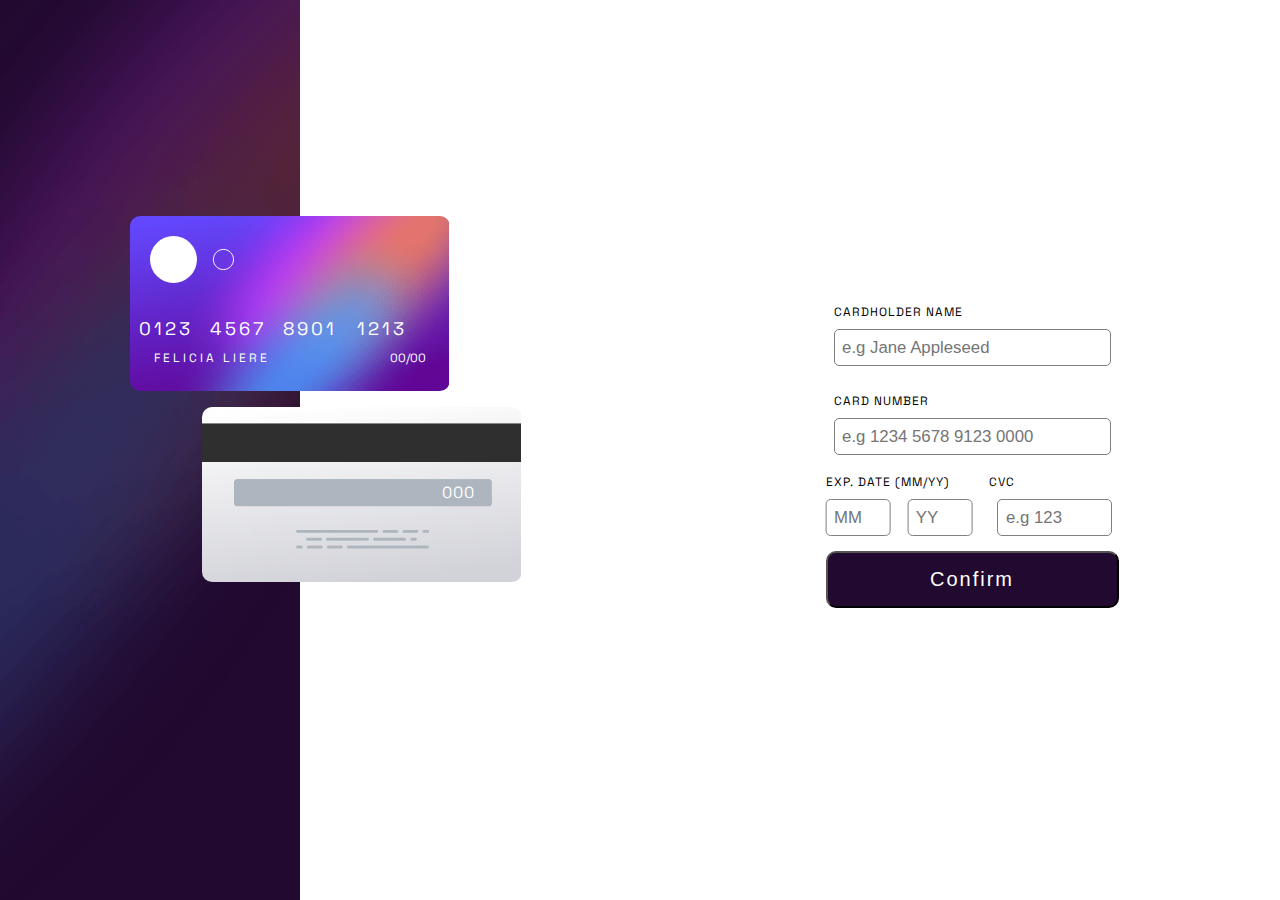
<file: index.html>
<!DOCTYPE html>
<html lang="en">
  <head>
    <meta charset="UTF-8" />
    <meta name="viewport" content="width=device-width, initial-scale=1.0" />
    <!-- displays site properly based on user's device -->

    <link
      rel="icon"
      type="image/png"
      sizes="32x32"
      href="./images/favicon-32x32.png"
    />

    <title>Frontend Mentor | Interactive card details form</title>

    <link rel="stylesheet" href="style.css" />
  </head>
  <body>
    <div class="app">
      <div class="col col-one">
        <div class="card-container">
          <div class="card card-front">
            <div class="card-content">
              <img class="logo" src="./images/card-logo.svg" alt="img" />
              <div class="card-info-row">
                <div class="card-number">
                  <div class="number-group group-1">
                    <p class="num num1">0123</p>
                  </div>
                  <div class="number-group group-2">
                    <p class="num num2">4567</p>
                  </div>
                  <div class="number-group group-3">
                    <p class="num num3">8901</p>
                  </div>
                  <div class="number-group group-4">
                    <p class="num num4">1213</p>
                  </div>
                </div>
                <div class="info-row">
                  <div class="name-div">
                    <p class="cardholder_name">Felicia Liere</p>
                  </div>
                  <div class="date-div">
                    <p>
                      <span class="month">00</span>/<span class="year">00</span>
                    </p>
                  </div>
                </div>
              </div>
            </div>
          </div>
          <div class="card card-back">
            <p class="cvc">000</p>
          </div>
        </div>
        <div class="col-overlay"></div>
      </div>
      <div class="col col-two">
        <form class="form-container">
          <div class="form-div">
            <label class="label" for="cardholder">Cardholder Name</label>
            <input
              type="text"
              name="cardholder"
              id="cardholder"
              autocomplete="off"
              placeholder="e.g Jane Appleseed"
              class="form-control"
            />
            <h5 class="error cardholder-error" data-error="cardholder"></h5>
          </div>
          <div class="form-div">
            <label class="label" for="cardnumber">Card Number</label>
            <input
              type="text"
              name="cardnumber"
              id="cardnumber"
              autocomplete="off"
              placeholder="e.g 1234 5678 9123 0000"
              class="form-control"
            />
            <h5 class="error cardnumber-error" data-error="cardholder"></h5>
          </div>

          <!--date-row-->
          <div class="date-row">
            <div class="date-div">
              <label class="label" for="date">Exp. Date (MM/YY)</label>
              <div class="row">
                <div>
                  <input
                    type="text"
                    class="date-form"
                    name="month"
                    autocomplete="off"
                    placeholder="MM"
                  />
                  <h5 class="error month-error" data-error></h5>
                </div>
                <div>
                  <input
                    type="text"
                    class="date-form"
                    name="year"
                    autocomplete="off"
                    placeholder="YY"
                  />
                  <h5 class="error year-error" data-error></h5>
                </div>
              </div>
            </div>
            <div class="cvc-div">
              <div class="cvc-form-div">
                <label class="label" for="cvc">CVC</label>
                <br />
                <input
                  type="text"
                  name="cvc"
                  autocomplete="off"
                  placeholder="e.g 123"
                  class="cvc-control"
                />
                <h5 class="error cvc-error" data-error></h5>
              </div>
            </div>
          </div>
          <button type="submit" class="confirm-btn">Confirm</button>
        </form>
        <div class="thank-you-modal">
          <div class="thank-you-check">
            <img src="./images/icon-complete.svg" alt="icon" />
            <h1>THANK YOU</h1>
            <h5>We've added your card details</h5>
            <button class="btn contine-btn">Continue</button>
          </div>
        </div>
      </div>
    </div>
    <!-- <div class="attribution">
      Challenge by
      <a href="https://www.frontendmentor.io?ref=challenge" target="_blank"
        >Frontend Mentor</a
      >. Coded by <a href="#">Your Name Here</a>.
    </div> -->

    <script>
      let thankyouModal = document.querySelector(".thank-you-modal");
      thankyouModal.style.display = "none";

      let cvcEl = document.querySelector(".cvc");
      let cardholderEl = document.querySelector(".cardholder_name");
      let monthEl = document.querySelector(".month");
      let yearEl = document.querySelector(".year");
      let numsEl = document.querySelectorAll(".num");
      let userInfo = {
        cardholder: "",
        cardnumber: "",
        month: "",
        year: "",
        cvc: "",
      };
      let hasError = {
        ch: true,
        cc: true,
        month: true,
        year: true,
        cvc: true,
      };

      var errors = document.querySelectorAll(".error");
      let validLetters = [];

      document.querySelector("input[name='cardholder']").oninput = (e) => {
        // cardholderEl.innerHTML = e.target.value;
        // console.log(String.fromCharCode(65));
        // console.log(String.fromCharCode(90));
        let counter = 0;

        for (let i in e.target.value.split("")) {
          let isWhiteSpace = false;
          if (e.target.value[i] == " ") {
            isWhiteSpace = true;
            console.log("White space!!");
            counter++;
            if (counter > 1) {
              console.log("space error!");
              document.querySelector(
                ".cardholder-error"
              ).innerHTML = `Warning format, invalid name format`;
              e.target.style.border = "2px solid red";
              hasError.ch = true;
              return;
            }
          }
          if (!isWhiteSpace) {
            console.log(
              "enter check",
              e.target.value.split("")[i]?.toUpperCase().charCodeAt(0)
            );

            if (
              e.target.value.split("")[i]?.toUpperCase().charCodeAt(0) < 65 ||
              e.target.value.split("")[i]?.toUpperCase().charCodeAt(0) > 91
            ) {
              console.log("invalid char!");
              document.querySelector(
                ".cardholder-error"
              ).innerHTML = `Warning format, letters only`;
              e.target.style.border = "2px solid red";
              hasError.ch = true;

              return;
            }
          }
        }
        {
          console.log("huh?");
          document.querySelector(".cardholder-error").innerHTML = ``;
          e.target.style.border = "1px solid lightgray";
          cardholderEl.innerHTML = e.target.value;
          userInfo.cardholder = e.target.value;
          hasError.ch = false;
        }
      };

      document.querySelector("input[name='cardnumber']").oninput = (e) => {
        for (let i in e.target.value.split("")) {
          if (isNaN(e.target.value.split("")[i])) {
            console.log("invalid number!");
            document.querySelector(
              ".cardnumber-error"
            ).innerHTML = `Warning format, numbers only`;
            e.target.style.border = "1px solid red";
            hasError.cc = true;

            return;
          }
          let ccNum = e.target.value;
          let counter = 0;
          let numsBox = 0;
          let numHTML = "";
          console.log(ccNum);
          if (ccNum.length > 16) {
            document.querySelector(
              ".cardnumber-error"
            ).innerHTML = `Warning format, invalid length`;
            e.target.style.border = "1px solid red";
            hasError.cc = true;

            return;
          }

          for (let i = 0; i < ccNum.length; i++) {
            numHTML += ccNum[i];
            numsEl[numsBox].innerHTML = numHTML;

            counter++;
            if (counter === 4) {
              numsEl[numsBox].innerHTML = numHTML;
              numHTML = "";
              counter = 0;
              numsBox++;
            }
          }
        }
        document.querySelector(".cardnumber-error").innerHTML = ``;
        e.target.style.border = "1px solid lightgray";
        hasError.cc = false;
        userInfo.cardnumber = e.target.value;

        // cardnumberEl.innerHTML
      };

      document.querySelector("input[name='cvc']").oninput = (e) => {
        if (isNaN(e.data)) {
          console.log("invalid number!");
          e.target.style.border = "1px solid red";
          hasError.cvc = true;

          document.querySelector(
            ".cvc-error"
          ).innerHTML = `Warning format, numbers only`;
          return;
        }

        if (e.target.value.length > 3) {
          e.target.style.border = "1px solid red";
          document.querySelector(
            ".cvc-error"
          ).innerHTML = `Warning format, numbers only`;
          hasError.cvc = true;

          return;
        }
        console.log("enter a cvc!");
        e.target.style.border = "1px solid lightgray";
        document.querySelector(".cvc-error").innerHTML = ``;
        hasError.cvc = false;

        cvcEl.innerHTML = e.target.value;
        userInfo.cvc = e.target.value;
      };

      document.querySelector("input[name='month']").oninput = (e) => {
        if (isNaN(e.data)) {
          console.log("invalid number!");
          document.querySelector(
            ".month-error"
          ).innerHTML = `Warning format, numbers only`;
          e.target.style.border = "1px solid red";
          hasError.month = true;

          return;
        }
        if (parseInt(e.target.value) > 12) {
          document.querySelector(
            ".month-error"
          ).innerHTML = `Warning format, invalid month`;
          e.target.style.border = "1px solid red";
          hasError = true;

          return;
        }
        console.log("enter a month!");
        document.querySelector(".month-error").innerHTML = ``;
        e.target.style.border = "1px solid lightgray";
        hasError.month = false;
        monthEl.innerHTML = e.target.value;
        userInfo.month = e.target.value;
      };

      document.querySelector("input[name='year']").oninput = (e) => {
        if (isNaN(e.data)) {
          console.log("invalid number!");
          document.querySelector(
            ".year-error"
          ).innerHTML = `Warning format, numbers only`;
        }

        if (parseInt(e.target.value) < 22 || parseInt(e.target.value) > 100) {
          document.querySelector(
            ".year-error"
          ).innerHTML = `Warning format, invalid exp date`;
          hasError.year = true;

          return;
        }
        console.log("enter a year!");
        document.querySelector(".year-error").innerHTML = ``;

        e.target.style.border = "1px solid lightgray";
        hasError.year = false;

        yearEl.innerHTML = e.target.value;
        userInfo.year = e.target.value;
      };

      document.querySelector("form").onsubmit = (e) => {
        console.log("excuse u?", userInfo);
        e.preventDefault();
        for (let i in userInfo) {
          if (userInfo[i] == "") {
            console.log("invalid user info!!", userInfo[i]);
            return;
          }
        }
        for (let j in hasError) {
          if (hasError[j] == true) {
            console.log("you have an error");
            return;
          }
        }
        // if (hasError) {
        //   console.log("error somewhere with your input :(");
        //   return;
        // }
        console.log("looks good");
        alert("Congrats, your CC info has been successfully stored! 🎉");
      };
    </script>
  </body>
</html>
</file>
<file: style.css>
@import url("https://fonts.googleapis.com/css2?family=Space+Grotesk:wght@500&display=swap");

* {
  margin: 0;
  padding: 0;
  box-sizing: border-box;
}

input {
  outline: none;
}

.app {
  height: 100vh;
  min-height: 800px;
  width: 100vw;
  display: flex;
  font-family: "Space Grotesk", sans-serif;
}

.col {
  width: 50%;
  height: 100%;
  /* border: 2px solid black; */
}

.error {
  color: red;
}

.col-one,
.col-two {
  display: flex;
  align-items: center;
  justify-content: center;
  position: relative;
}

.col-overlay {
  position: absolute;
  top: 0;
  left: 0;
  height: 100%;
  width: 30%;
  min-width: 300px;
  background-image: url("./images/bg-main-desktop.png");
  background-size: cover;
  z-index: -1;
}

.card-container {
  min-height: 500px;
}

.card-back {
  position: relative;
}

.cvc {
  position: absolute;
  top: 43%;
  left: 75%;
  color: white;
  letter-spacing: 1px;
}

.card-container,
.form-container {
  /* height: 300px; */
  width: clamp(300px, 325px, 95%);
  /* border: 2px solid black; */
  margin-left: 1.5rem;
}

.form-container {
  padding: 1em;
}

.card-container {
  /* height: 300px; */
}

.card {
  height: 175px;
  width: clamp(70%, 320px, 405px);
  /* border: 3px solid black; */
  margin: 1rem 0;
  /* box-shadow: 2px 2px 7px gray; */
  position: relative;
}

.card-front {
  transform: translateX(-2.5rem);
  background-image: url("./images/bg-card-front.png");
  background-size: contain;
  background-repeat: no-repeat;
  border-radius: 10px;
  /* box-shadow: 5px 1px 15px lightgray; */
}

.card-content {
  position: absolute;
  top: 0;
  left: 0;
  height: 100%;
  width: 100%;
  /* padding: 1em; */
  color: white;
}

.logo {
  padding: 1.25em;
}

.card-info-row {
  height: 45%;
  width: 100%;
  position: absolute;
  bottom: 0;
  /* border: 2px solid blue; */
  /* padding: 0.35em; */
}

.card-number,
.number-group {
  display: flex;
}

.card-number {
  justify-content: flex-start;
  align-items: flex-start;
  width: 90%;
}

.number-group {
  flex: 1;
  /* border: 2px solid red; */
  /* text-align: center; */
}

.num {
  /* text-align: center; */
  width: 100%;
  color: white;
  letter-spacing: 3px;
  font-size: 1.15em;
  padding: 0.25em;
}
/* .card-number {
  padding: 1em;
  justify-content: space-evenly;
  align-items: center;
} */

.num {
  text-align: center;
  width: 100%;
  color: white;
  letter-spacing: 3px;
  font-size: 1.15em;
  padding: 0.25em;
}

.info-row {
  display: flex;
  align-items: flex-end;
  /* transform: translateY(0.5em); */
  justify-content: space-between;
  padding: 0.5em;
  font-size: 0.75em;
  margin: 0px 1.5em;
}

.name-div {
  display: flex;
  text-transform: uppercase;
  letter-spacing: 3px;
}

.date-div {
  /* margin: 0px 1.5em; */
  /* border: 2px solid red; */
}

.first {
  margin-right: 0.5em;
}

.card-back {
  transform: translateX(2rem);
  background-image: url("./images/bg-card-back.png");
  background-size: contain;
  background-repeat: no-repeat;
  border-radius: 10px;
  /* box-shadow: 2px 3px 7px lightgray; */
}

.form-div {
  padding: 0.5em;
}

.form-control {
  width: 100%;
  padding: 0.45em;
  margin-top: 0.5em;
  border-radius: 5px;
  border: 1px solid gray;
  font-size: 1.05rem;
}
.error {
  text-align: start;
  margin: 0.5em 0.5em;
}

.date-row {
  /* padding: 0.5em; */
  display: flex;
  justify-content: space-between;
  /* border: 2px solid green; */
  /* border: 2px solid red; */
}

.cvc-div {
  /* border: 2px solid purple; */
  width: 100%;
  position: relative;
}

.row {
  display: flex;
}

.date-form {
  width: 65px;
  padding: 0.45em;
  margin: 0.5em 0.5em;
  transform: translateX(-0.5em);
  border-radius: 5px;
  border: 1px solid gray;
  font-size: 1.05rem;
}

.cvc-control {
  width: 115px;
  padding: 0.45em;
  margin: 0.5em 0.5em;
  /* transform: translateX(-0.5em); */
  border-radius: 5px;
  border: 1px solid gray;
  font-size: 1.05rem;
  /* float: right; */
}

.confirm-btn {
  width: 100%;
  padding: 0.75em;
  background: hsl(278, 68%, 11%);
  color: white;
  border-radius: 10px;
  font-size: 1.25rem;
  letter-spacing: 2px;
  cursor: pointer;
}

.confirm-btn:hover {
  opacity: 75%;
}

.label {
  text-transform: uppercase;
  letter-spacing: 1px;
  font-size: 0.75rem;
}

@media screen and (max-width: 750px) {
  .app {
    flex-direction: column;
  }

  .card-container,
  .form-container {
    margin-left: 0;
  }

  .card-container {
    /* border: 4px solid red; */
  }

  .form-container {
    margin-top: 5em;
    min-height: 400px;
  }

  .date-form,
  .form-control,
  .cvc-control {
    padding: 0.65em;
  }

  /* .cvc-form-div {
    float: right;
  } */

  .col-one,
  .col-two {
    width: 100%;
    min-height: 500px;
  }

  .col-overlay {
    width: 100%;
  }

  .col-one {
    height: 40%;
  }

  .info-row,
  .date-row {
    padding: 0;
  }

  .date-div {
    margin: 0;
    margin-left: 120px;
  }

  .col-two {
    height: 60%;
  }

  .card-front {
    transform: translate(-10%, 95%);
    position: relative;
    z-index: 3;
    /* background-size: contain; */
  }

  .card-back {
    transform: translate(5%, -75%);
    background-size: contain;
    background-repeat: no-repeat;
  }

  .form-container {
    width: 100%;
  }
}

@media screen and (max-width: 365px) {
  .card-front {
    transform: translate(-5%, 95%);
    position: relative;
    z-index: 3;
    /* background-size: contain; */
  }

  .card-back {
    transform: translate(-5%, -75%);
    background-size: contain;
    background-repeat: no-repeat;
  }
}
</file>
